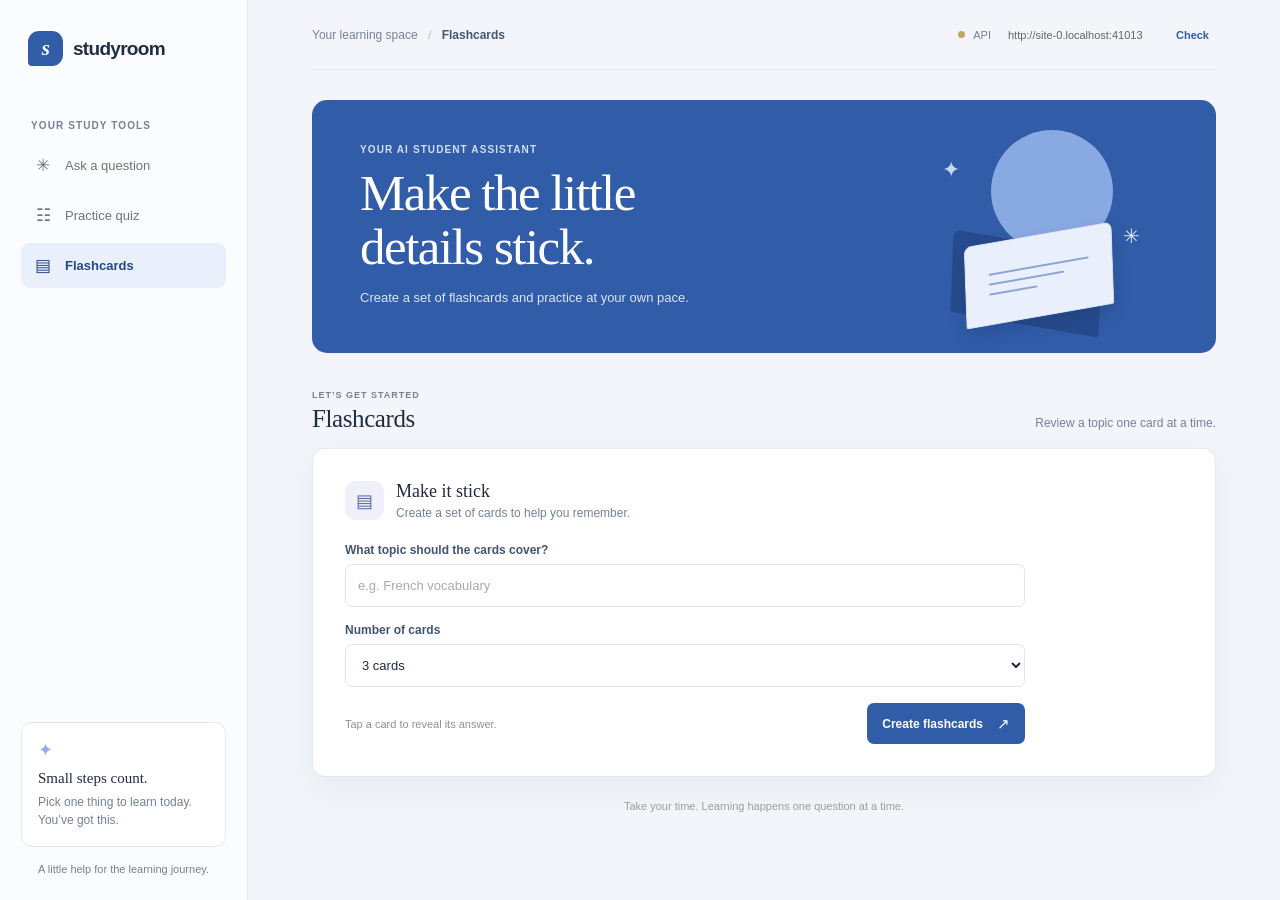
<file: frontend/flashcards.html>
<!doctype html>
<html lang="en">
<head>
  <meta charset="utf-8">
  <meta name="viewport" content="width=device-width, initial-scale=1">
  <meta name="theme-color" content="#f3f5fa">
  <title>Flashcards | Studyroom</title>
  <link rel="stylesheet" href="styles.css">
  <script src="app.js" defer></script>
</head>
<body>
  <div class="app-shell">
    <aside class="sidebar">
      <a class="brand" href="index.html" aria-label="Studyroom home">
        <span class="brand-icon" aria-hidden="true">s</span>
        <span>studyroom</span>
      </a>
      <p class="side-label">YOUR STUDY TOOLS</p>
      <nav class="tool-nav" aria-label="Study tools">
        <a class="nav-item" href="index.html">
          <span class="nav-icon" aria-hidden="true">✳</span><span>Ask a question</span>
        </a>
        <a class="nav-item" href="quiz.html">
          <span class="nav-icon" aria-hidden="true">☷</span><span>Practice quiz</span>
        </a>
        <a class="nav-item is-active" href="flashcards.html" aria-current="page">
          <span class="nav-icon" aria-hidden="true">▤</span><span>Flashcards</span>
        </a>
      </nav>
      <div class="sidebar-bottom">
        <div class="tip-card">
          <span class="tip-spark" aria-hidden="true">✦</span>
          <strong>Small steps count.</strong>
          <p>Pick one thing to learn today. You’ve got this.</p>
        </div>
        <p class="side-caption">A little help for the learning journey.</p>
      </div>
    </aside>

    <main class="main-content">
      <header class="topbar">
        <div class="breadcrumb">Your learning space <span>/</span> <strong>Flashcards</strong></div>
        <div class="connection">
          <span id="connection-indicator" class="connection-dot" aria-hidden="true"></span>
          <label for="api-url">API</label>
          <input id="api-url" type="url" aria-label="Backend API base URL" spellcheck="false">
          <button id="check-connection" class="text-button" type="button">Check</button>
        </div>
      </header>

      <section class="welcome">
        <div class="welcome-copy">
          <p class="eyebrow">YOUR AI STUDENT ASSISTANT</p>
          <h1>Make the little<br>details stick.</h1>
          <p>Create a set of flashcards and practice at your own pace.</p>
        </div>
        <div class="welcome-art" aria-hidden="true">
          <div class="sun"></div>
          <div class="book book-back"></div>
          <div class="book book-front"><span></span><span></span><span></span></div>
          <div class="spark spark-one">✦</div>
          <div class="spark spark-two">✳</div>
        </div>
      </section>

      <section class="tool-section" aria-labelledby="section-title">
        <div class="section-heading">
          <div>
            <p class="section-kicker">LET’S GET STARTED</p>
            <h2 id="section-title">Flashcards</h2>
          </div>
          <p class="section-description">Review a topic one card at a time.</p>
        </div>
        <div class="tool-card">
          <section aria-labelledby="flashcards-title">
            <div class="panel-heading">
              <span class="panel-icon cards-icon" aria-hidden="true">▤</span>
              <div><h3 id="flashcards-title">Make it stick</h3><p>Create a set of cards to help you remember.</p></div>
            </div>
            <form id="flashcards-form" class="tool-form">
              <div class="field">
                <label for="flashcards-topic">What topic should the cards cover?</label>
                <input id="flashcards-topic" name="topic" type="text" minlength="4" placeholder="e.g. French vocabulary" required>
              </div>
              <div class="field">
                <label for="flashcards-count">Number of cards</label>
                <select id="flashcards-count" name="number">
                  <option value="3" selected>3 cards</option>
                  <option value="5">5 cards</option>
                  <option value="8">8 cards</option>
                  <option value="10">10 cards</option>
                </select>
              </div>
              <div class="form-footer">
                <span class="helper-text">Tap a card to reveal its answer.</span>
                <button class="primary-button" type="submit"><span>Create flashcards</span><span aria-hidden="true">↗</span></button>
              </div>
            </form>
            <div id="flashcards-result" class="result-area" aria-live="polite" aria-atomic="true"></div>
          </section>
        </div>
      </section>
      <footer class="page-footer">Take your time. Learning happens one question at a time.</footer>
    </main>
  </div>
</body>
</html>
</file>
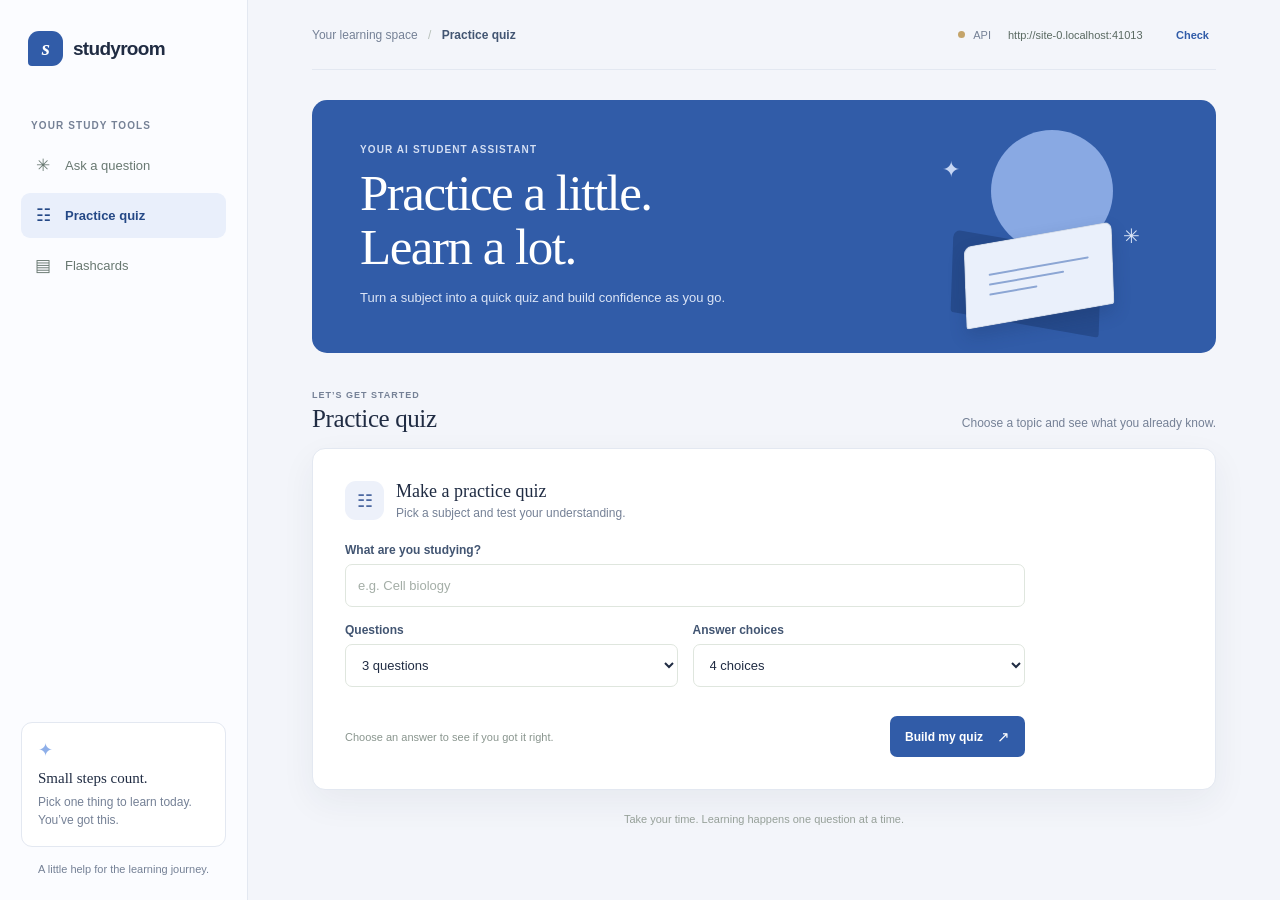
<file: frontend/quiz.html>
<!doctype html>
<html lang="en">
<head>
  <meta charset="utf-8">
  <meta name="viewport" content="width=device-width, initial-scale=1">
  <meta name="theme-color" content="#f3f5fa">
  <title>Practice quiz | Studyroom</title>
  <link rel="stylesheet" href="styles.css">
  <script src="app.js" defer></script>
</head>
<body>
  <div class="app-shell">
    <aside class="sidebar">
      <a class="brand" href="index.html" aria-label="Studyroom home">
        <span class="brand-icon" aria-hidden="true">s</span>
        <span>studyroom</span>
      </a>
      <p class="side-label">YOUR STUDY TOOLS</p>
      <nav class="tool-nav" aria-label="Study tools">
        <a class="nav-item" href="index.html">
          <span class="nav-icon" aria-hidden="true">✳</span><span>Ask a question</span>
        </a>
        <a class="nav-item is-active" href="quiz.html" aria-current="page">
          <span class="nav-icon" aria-hidden="true">☷</span><span>Practice quiz</span>
        </a>
        <a class="nav-item" href="flashcards.html">
          <span class="nav-icon" aria-hidden="true">▤</span><span>Flashcards</span>
        </a>
      </nav>
      <div class="sidebar-bottom">
        <div class="tip-card">
          <span class="tip-spark" aria-hidden="true">✦</span>
          <strong>Small steps count.</strong>
          <p>Pick one thing to learn today. You’ve got this.</p>
        </div>
        <p class="side-caption">A little help for the learning journey.</p>
      </div>
    </aside>

    <main class="main-content">
      <header class="topbar">
        <div class="breadcrumb">Your learning space <span>/</span> <strong>Practice quiz</strong></div>
        <div class="connection">
          <span id="connection-indicator" class="connection-dot" aria-hidden="true"></span>
          <label for="api-url">API</label>
          <input id="api-url" type="url" aria-label="Backend API base URL" spellcheck="false">
          <button id="check-connection" class="text-button" type="button">Check</button>
        </div>
      </header>

      <section class="welcome">
        <div class="welcome-copy">
          <p class="eyebrow">YOUR AI STUDENT ASSISTANT</p>
          <h1>Practice a little.<br>Learn a lot.</h1>
          <p>Turn a subject into a quick quiz and build confidence as you go.</p>
        </div>
        <div class="welcome-art" aria-hidden="true">
          <div class="sun"></div>
          <div class="book book-back"></div>
          <div class="book book-front"><span></span><span></span><span></span></div>
          <div class="spark spark-one">✦</div>
          <div class="spark spark-two">✳</div>
        </div>
      </section>

      <section class="tool-section" aria-labelledby="section-title">
        <div class="section-heading">
          <div>
            <p class="section-kicker">LET’S GET STARTED</p>
            <h2 id="section-title">Practice quiz</h2>
          </div>
          <p class="section-description">Choose a topic and see what you already know.</p>
        </div>
        <div class="tool-card">
          <section aria-labelledby="quiz-title">
            <div class="panel-heading">
              <span class="panel-icon quiz-icon" aria-hidden="true">☷</span>
              <div><h3 id="quiz-title">Make a practice quiz</h3><p>Pick a subject and test your understanding.</p></div>
            </div>
            <form id="quiz-form" class="tool-form">
              <div class="field">
                <label for="quiz-topic">What are you studying?</label>
                <input id="quiz-topic" name="topic" type="text" minlength="3" placeholder="e.g. Cell biology" required>
              </div>
              <div class="field-grid">
                <div class="field">
                  <label for="quiz-count">Questions</label>
                  <select id="quiz-count" name="number_questions">
                    <option value="3" selected>3 questions</option>
                    <option value="5">5 questions</option>
                    <option value="8">8 questions</option>
                    <option value="10">10 questions</option>
                  </select>
                </div>
                <div class="field">
                  <label for="quiz-options">Answer choices</label>
                  <select id="quiz-options" name="number_options">
                    <option value="4" selected>4 choices</option>
                    <option value="5">5 choices</option>
                    <option value="6">6 choices</option>
                  </select>
                </div>
              </div>
              <div class="form-footer">
                <span class="helper-text">Choose an answer to see if you got it right.</span>
                <button class="primary-button" type="submit"><span>Build my quiz</span><span aria-hidden="true">↗</span></button>
              </div>
            </form>
            <div id="quiz-result" class="result-area" aria-live="polite" aria-atomic="true"></div>
          </section>
        </div>
      </section>
      <footer class="page-footer">Take your time. Learning happens one question at a time.</footer>
    </main>
  </div>
</body>
</html>
</file>
<file: frontend/styles.css>
:root {
  color-scheme: light;
  --ink: #202c43;
  --muted: #758196;
  --paper: #f3f5fa;
  --surface: #fff;
  --line: #e3e8f1;
  --blue: #315ca8;
  --blue-dark: #244886;
  --pale-blue: #e9effb;
  --accent-blue: #8eafe9;
  --shadow: 0 12px 35px rgb(32 44 67 / 6%);
  font-family: "Segoe UI", "Aptos", sans-serif;
  font-synthesis: none;
  text-rendering: optimizeLegibility;
}

* { box-sizing: border-box; }

body {
  min-width: 320px;
  min-height: 100vh;
  margin: 0;
  color: var(--ink);
  background: var(--paper);
}

button, input, textarea, select { font: inherit; }
button { cursor: pointer; }
button:focus-visible, a:focus-visible, input:focus-visible, textarea:focus-visible, select:focus-visible {
  outline: 3px solid rgb(49 92 168 / 28%);
  outline-offset: 2px;
}

.app-shell {
  display: grid;
  grid-template-columns: 248px minmax(0, 1fr);
  min-height: 100vh;
  max-width: 1600px;
  margin: 0 auto;
}

.sidebar {
  display: flex;
  flex-direction: column;
  padding: 31px 21px 22px;
  border-right: 1px solid var(--line);
  background: #fbfcff;
}

.brand {
  display: inline-flex;
  align-items: center;
  gap: 10px;
  width: fit-content;
  margin: 0 0 54px 7px;
  color: var(--ink);
  font-size: 19px;
  font-weight: 720;
  letter-spacing: -.7px;
  text-decoration: none;
}

.brand-icon {
  display: grid;
  width: 35px;
  height: 35px;
  place-items: center;
  border-radius: 11px 11px 11px 4px;
  color: #fff;
  background: var(--blue);
  font-family: Georgia, serif;
  font-size: 21px;
  font-style: italic;
}

.side-label, .eyebrow, .section-kicker {
  color: var(--muted);
  font-size: 10px;
  font-weight: 750;
  letter-spacing: .11em;
}

.side-label { margin: 0 0 12px 10px; }
.tool-nav { display: grid; gap: 5px; }

.nav-item {
  display: flex;
  align-items: center;
  gap: 11px;
  width: 100%;
  padding: 12px 11px;
  border: 0;
  border-radius: 9px;
  color: #687871;
  background: transparent;
  text-align: left;
  font-size: 13px;
  text-decoration: none;
  transition: background .15s, color .15s;
}

.nav-item:hover { background: #f0f3f9; }
.nav-item.is-active { color: var(--blue-dark); background: var(--pale-blue); font-weight: 650; }
.nav-icon { display: grid; width: 22px; place-items: center; font-size: 17px; }

.sidebar-bottom { margin-top: auto; }
.tip-card {
  padding: 16px;
  border: 1px solid var(--line);
  border-radius: 11px;
  background: white;
}

.tip-spark { display: block; margin-bottom: 8px; color: var(--accent-blue); font-size: 18px; }
.tip-card strong { font-family: Georgia, serif; font-size: 15px; font-weight: 500; }
.tip-card p, .side-caption { color: var(--muted); font-size: 12px; line-height: 1.55; }
.tip-card p { margin: 6px 0 0; }
.side-caption { margin: 14px 5px 0; text-align: center; font-size: 11px; }

.main-content { min-width: 0; padding: 0 clamp(22px, 5vw, 76px) 25px; }
.topbar {
  display: flex;
  align-items: center;
  justify-content: space-between;
  gap: 18px;
  min-height: 70px;
  border-bottom: 1px solid var(--line);
}

.breadcrumb { color: var(--muted); font-size: 12px; }
.breadcrumb span { margin: 0 7px; color: #b7c0b9; }
.breadcrumb strong { color: #425572; font-weight: 600; }

.connection { display: flex; align-items: center; gap: 8px; color: var(--muted); font-size: 11px; }
.connection-dot { width: 7px; height: 7px; border-radius: 50%; background: #c4a46a; }
.connection-dot.is-online { background: #5686d5; box-shadow: 0 0 0 3px #e4ecfb; }
.connection-dot.is-offline { background: #c77266; box-shadow: 0 0 0 3px #f7eae7; }
.connection input {
  width: 162px;
  padding: 6px 8px;
  border: 1px solid transparent;
  border-radius: 6px;
  color: #596961;
  background: transparent;
  font-size: 11px;
}
.connection input:hover, .connection input:focus { border-color: var(--line); background: white; }
.text-button { padding: 5px 7px; border: 0; color: var(--blue); background: transparent; font-size: 11px; font-weight: 650; }
.text-button:hover { color: var(--blue-dark); text-decoration: underline; }

.welcome {
  position: relative;
  display: flex;
  align-items: center;
  justify-content: space-between;
  overflow: hidden;
  min-height: 253px;
  margin: 30px 0 37px;
  padding: 35px clamp(25px, 4vw, 48px);
  border-radius: 15px;
  color: white;
  background: var(--blue);
}

.welcome-copy { position: relative; z-index: 1; }
.eyebrow { margin: 0 0 12px; color: #d3def3; }
h1 {
  margin: 0;
  font-family: Georgia, "Times New Roman", serif;
  font-size: clamp(35px, 4.5vw, 51px);
  font-weight: 400;
  letter-spacing: -1.5px;
  line-height: 1.05;
}
.welcome-copy > p:last-child { max-width: 440px; margin: 14px 0 0; color: #dce5f6; font-size: 13px; line-height: 1.6; }

.welcome-art { position: absolute; top: 0; right: 7%; width: 240px; height: 100%; }
.sun { position: absolute; top: 30px; right: 40px; width: 122px; height: 122px; border-radius: 50%; background: #89a9e3; }
.book { position: absolute; right: 40px; bottom: 36px; width: 148px; height: 83px; border-radius: 8px 8px 3px 3px; transform: skewY(-8deg) rotate(-2deg); }
.book-back { right: 53px; bottom: 28px; background: #264b8d; transform: skewY(8deg) rotate(2deg); }
.book-front { display: flex; flex-direction: column; justify-content: center; gap: 8px; padding: 19px 23px; border: 1px solid rgb(31 57 103 / 14%); background: #eaf0fb; box-shadow: 0 8px 17px rgb(19 41 82 / 20%); }
.book-front span { height: 2px; border-radius: 2px; background: #8ca6d4; }
.book-front span:nth-child(2) { width: 75%; }
.book-front span:nth-child(3) { width: 48%; }
.spark { position: absolute; color: #c6d6f4; }
.spark-one { top: 57px; right: 193px; font-size: 22px; }
.spark-two { top: 124px; right: 13px; color: #dce6f7; font-size: 20px; }

.tool-section { max-width: 1000px; margin: 0 auto; }
.section-heading { display: flex; align-items: end; justify-content: space-between; gap: 16px; margin-bottom: 15px; }
.section-kicker { margin: 0 0 5px; font-size: 9px; }
h2 { margin: 0; font-family: Georgia, "Times New Roman", serif; font-size: 25px; font-weight: 400; letter-spacing: -.4px; }
.section-description { margin: 0 0 3px; color: var(--muted); font-size: 12px; }

.tool-card {
  min-height: 305px;
  padding: clamp(21px, 3vw, 32px);
  border: 1px solid var(--line);
  border-radius: 13px;
  background: var(--surface);
  box-shadow: var(--shadow);
}
.visually-hidden {
  position: absolute;
  overflow: hidden;
  width: 1px;
  height: 1px;
  padding: 0;
  clip: rect(0, 0, 0, 0);
  white-space: nowrap;
  clip-path: inset(50%);
}

.tool-card.chat-workspace {
  display: flex;
  min-height: min(660px, calc(100vh - 180px));
  padding: 0;
  overflow: hidden;
}

.chat-panel { display: flex; flex: 1; flex-direction: column; min-width: 0; }
.chat-header { display: flex; align-items: center; gap: 12px; padding: 17px 23px; border-bottom: 1px solid var(--line); }
.chat-assistant-avatar {
  display: grid;
  width: 38px;
  height: 38px;
  flex: 0 0 38px;
  place-items: center;
  border-radius: 12px 12px 12px 4px;
  color: white;
  background: var(--blue);
  font-family: Georgia, serif;
  font-size: 21px;
  font-style: italic;
}

.chat-header h3 { margin: 0; font-family: Georgia, serif; font-size: 16px; font-weight: 500; }
.chat-header p { margin: 4px 0 0; color: var(--muted); font-size: 11px; }
.chat-thread {
  display: flex;
  flex: 1;
  flex-direction: column;
  gap: 19px;
  min-height: 360px;
  max-height: min(52vh, 500px);
  overflow-y: auto;
  padding: 28px clamp(18px, 4vw, 42px);
  overscroll-behavior: contain;
}

.chat-empty { max-width: 430px; margin: auto; padding: 20px 10px; text-align: center; }
.chat-empty-icon {
  display: grid;
  width: 46px;
  height: 46px;
  margin: 0 auto 15px;
  place-items: center;
  border-radius: 15px;
  color: var(--blue);
  background: var(--pale-blue);
  font-size: 21px;
}

.chat-empty h4 { margin: 0; font-family: Georgia, serif; font-size: 21px; font-weight: 500; }
.chat-empty > p { margin: 8px 0 17px; color: var(--muted); font-size: 12px; line-height: 1.6; }
.chat-suggestions { display: flex; flex-wrap: wrap; justify-content: center; gap: 8px; }
.chat-suggestion {
  min-height: 34px;
  padding: 0 12px;
  border: 1px solid #dfe6f3;
  border-radius: 18px;
  color: #3e5e9a;
  background: white;
  font-size: 11px;
}
.chat-suggestion:hover { border-color: #9eb4dc; background: #f5f8fd; }

.chat-message { display: flex; align-items: flex-start; gap: 9px; max-width: min(84%, 720px); }
.chat-message.assistant { align-self: flex-start; }
.chat-message.user { align-self: flex-end; flex-direction: row-reverse; }
.chat-message-avatar {
  display: grid;
  width: 29px;
  height: 29px;
  flex: 0 0 29px;
  place-items: center;
  border-radius: 9px 9px 9px 3px;
  color: var(--blue);
  background: var(--pale-blue);
  font-family: Georgia, serif;
  font-size: 16px;
  font-style: italic;
}
.chat-message.user .chat-message-avatar { border-radius: 50%; color: #fff; background: #8ca9df; font-family: inherit; font-size: 11px; font-style: normal; font-weight: 700; }
.chat-message-content { min-width: 0; }
.chat-message-label { margin: 0 0 5px 2px; color: var(--muted); font-size: 10px; }
.chat-message.user .chat-message-label { text-align: right; }
.chat-bubble { padding: 12px 15px; border: 1px solid #e4e9f2; border-radius: 4px 13px 13px; color: #31415d; background: #f5f7fb; }
.chat-message.user .chat-bubble { border-color: var(--blue); border-radius: 13px 4px 13px 13px; color: white; background: var(--blue); }
.chat-message-text { margin: 0; font-size: 13px; line-height: 1.65; overflow-wrap: anywhere; white-space: pre-wrap; }
.chat-message-meta { margin: 8px 2px 0; color: #8995a8; font-size: 10px; }
.chat-markdown { color: inherit; font-size: 13px; line-height: 1.7; overflow-wrap: anywhere; }
.chat-markdown > :first-child { margin-top: 0; }
.chat-markdown > :last-child { margin-bottom: 0; }
.chat-markdown h1, .chat-markdown h2, .chat-markdown h3, .chat-markdown h4, .chat-markdown h5, .chat-markdown h6 {
  margin: 1.1em 0 .45em;
  color: #273a5c;
  font-family: Georgia, serif;
  font-weight: 600;
  line-height: 1.35;
}
.chat-markdown h1 { font-size: 1.45em; }
.chat-markdown h2 { font-size: 1.3em; }
.chat-markdown h3, .chat-markdown h4 { font-size: 1.12em; }
.chat-markdown p { margin: .55em 0; }
.chat-markdown ul, .chat-markdown ol { margin: .5em 0; padding-left: 1.6em; }
.chat-markdown li { margin: .25em 0; padding-left: .15em; }
.chat-markdown blockquote { margin: .75em 0; padding: 2px 0 2px 12px; border-left: 3px solid #9db4df; color: #596a86; }
.chat-markdown hr { height: 1px; margin: 1em 0; border: 0; background: #dce4f2; }
.chat-markdown code { padding: .12em .35em; border: 1px solid #e0e6f0; border-radius: 4px; background: #edf1f8; font-family: Consolas, "Courier New", monospace; font-size: .9em; }
.chat-markdown pre { overflow-x: auto; margin: .75em 0; padding: 12px 14px; border: 1px solid #e0e6f0; border-radius: 7px; background: #edf1f8; }
.chat-markdown pre code { padding: 0; border: 0; background: transparent; font-size: 12px; line-height: 1.6; }
.chat-markdown a { color: #315ca8; text-decoration: underline; text-underline-offset: 2px; }
.chat-markdown a:hover { color: #244886; }
.markdown-table-wrap { max-width: 100%; margin: .8em 0; overflow-x: auto; border: 1px solid #dfe6f1; border-radius: 7px; }
.chat-markdown table { width: 100%; border-collapse: collapse; font-size: 12px; }
.chat-markdown th, .chat-markdown td { min-width: 100px; padding: 8px 11px; border-right: 1px solid #e3e9f2; border-bottom: 1px solid #e3e9f2; vertical-align: top; }
.chat-markdown th { color: #30466d; background: #edf2fb; font-weight: 650; }
.chat-markdown tr:last-child td { border-bottom: 0; }
.chat-markdown th:last-child, .chat-markdown td:last-child { border-right: 0; }
.chat-markdown mjx-container[jax="CHTML"][display="true"] { display: block; max-width: 100%; margin: .8em 0; overflow-x: auto; overflow-y: hidden; padding: 2px 0 6px; }
.math-render-warning { margin: 7px 2px 0; color: #85642b; font-size: 10px; }
.chat-message.is-error .chat-bubble { border-color: #efd7d4; color: #8e4b46; background: #fff8f7; }
.chat-message.is-loading .chat-bubble { color: #64738a; }
.chat-composer { padding: 14px clamp(17px, 4vw, 38px) 11px; border-top: 1px solid var(--line); background: #fff; }
.chat-input-shell { display: flex; align-items: flex-end; gap: 10px; padding: 7px; border: 1px solid #dfe5ef; border-radius: 11px; background: #fff; transition: border-color .15s, box-shadow .15s; }
.chat-input-shell:focus-within { border-color: #7695ce; box-shadow: 0 0 0 3px rgb(49 92 168 / 9%); }
.chat-input-shell textarea { flex: 1; min-width: 0; min-height: 40px; max-height: 140px; padding: 10px 9px; resize: vertical; border: 0; outline: 0; color: var(--ink); background: transparent; font: inherit; font-size: 13px; line-height: 1.5; }
.chat-input-shell textarea::placeholder { color: #9aa5b7; }
.chat-input-shell textarea:focus-visible { outline: 0; }
.chat-send { min-height: 38px; flex: 0 0 auto; padding: 0 13px; }
.chat-composer-hint { margin: 8px 2px 0; color: #929cad; font-size: 10px; line-height: 1.45; }
.chat-feedback { padding: 0 22px 10px; }

.panel-heading { display: flex; align-items: center; gap: 12px; margin-bottom: 23px; }
.panel-icon { display: grid; width: 39px; height: 39px; flex: 0 0 39px; place-items: center; border-radius: 11px; font-size: 18px; }
.chat-icon { color: #315ca8; background: #e9effb; }
.quiz-icon { color: #4c68a1; background: #edf1fa; }
.cards-icon { color: #5a65a0; background: #eff0fa; }
.panel-heading h3 { margin: 0; font-family: Georgia, serif; font-size: 18px; font-weight: 500; }
.panel-heading p { margin: 4px 0 0; color: var(--muted); font-size: 12px; }
.tool-form { max-width: 680px; }
.tool-form label { display: block; margin: 0 0 7px; color: #425572; font-size: 12px; font-weight: 650; }
.tool-form input, .tool-form textarea, .tool-form select {
  width: 100%;
  min-height: 43px;
  padding: 10px 12px;
  border: 1px solid #dfe6de;
  border-radius: 7px;
  outline: none;
  color: var(--ink);
  background: #fff;
  font-size: 13px;
}
.tool-form textarea { min-height: 88px; resize: vertical; line-height: 1.5; }
.tool-form input:focus, .tool-form textarea:focus, .tool-form select:focus { border-color: #7695ce; box-shadow: 0 0 0 3px rgb(49 92 168 / 10%); }
.tool-form input::placeholder, .tool-form textarea::placeholder { color: #a4aea7; }
.field { margin-bottom: 16px; }
.field-grid { display: grid; grid-template-columns: repeat(2, minmax(0, 1fr)); gap: 15px; }
.form-footer { display: flex; align-items: center; justify-content: space-between; gap: 14px; margin-top: 13px; }
.helper-text { color: #89958e; font-size: 11px; }
.primary-button {
  display: inline-flex;
  align-items: center;
  justify-content: center;
  gap: 14px;
  min-height: 41px;
  padding: 0 15px;
  border: 0;
  border-radius: 7px;
  color: white;
  background: var(--blue);
  font-size: 12px;
  font-weight: 650;
  transition: background .15s, transform .15s;
}
.primary-button:hover { background: var(--blue-dark); transform: translateY(-1px); }
.primary-button:disabled { cursor: wait; opacity: .7; transform: none; }
.primary-button span:last-child { font-size: 15px; }

.result-area { margin-top: 22px; }
.result-area:empty { display: none; }
.response-card { padding: 16px; border: 1px solid #e6ebe5; border-radius: 9px; background: #f8faf7; }
.response-label { margin: 0 0 7px; color: #77847c; font-size: 10px; font-weight: 700; letter-spacing: .07em; text-transform: uppercase; }
.response-text { margin: 0; color: #354940; font-size: 13px; line-height: 1.7; white-space: pre-wrap; }
.response-meta { margin: 10px 0 0; color: #929d96; font-size: 10px; }
.error-message { padding: 12px 14px; border: 1px solid #f0d7d1; border-radius: 8px; color: #984b3e; background: #fff8f6; font-size: 12px; line-height: 1.5; }
.loading-message { color: var(--muted); font-size: 12px; }

.quiz-list { display: grid; gap: 15px; margin-top: 12px; }
.quiz-question { padding: 16px; border: 1px solid #e7ebe5; border-radius: 9px; background: #fff; }
.quiz-question h4 { margin: 0 0 12px; font-size: 13px; font-weight: 650; line-height: 1.5; }
.quiz-options { display: grid; gap: 7px; }
.quiz-option {
  display: flex;
  align-items: flex-start;
  gap: 9px;
  padding: 9px 10px;
  border: 1px solid #e7ebe5;
  border-radius: 7px;
  color: #56665e;
  background: #fff;
  text-align: left;
  font-size: 12px;
  line-height: 1.45;
}
.quiz-option:hover:not(:disabled) { border-color: #9bb6a3; background: #f8faf7; }
.quiz-option:disabled { cursor: default; }
.quiz-option.is-correct { border-color: #8ca9df; color: #284c8d; background: #edf2fb; }
.quiz-option.is-incorrect { border-color: #dfa69a; color: #925247; background: #fff3f0; }
.option-letter { display: grid; width: 20px; height: 20px; flex: 0 0 20px; place-items: center; border-radius: 50%; color: #68776e; background: #eff2ee; font-size: 10px; font-weight: 650; }
.quiz-feedback { min-height: 16px; margin: 8px 0 0; color: #718078; font-size: 11px; }
.quiz-feedback.is-correct { color: #315ca8; }
.quiz-feedback.is-incorrect { color: #a15346; }

.flashcard-stage { perspective: 1000px; }
.flashcard {
  display: grid;
  width: 100%;
  min-height: 190px;
  place-items: center;
  padding: 25px;
  border: 1px solid #dce4f2;
  border-radius: 11px;
  color: var(--ink);
  background: #f2f6fd;
  text-align: center;
  transition: transform .2s, background .2s;
}
.flashcard:hover { background: #eaf0fb; }
.flashcard.is-flipped { background: #edf2fb; }
.flashcard-content { max-width: 560px; }
.flashcard-label { display: block; margin-bottom: 12px; color: #7d8a81; font-size: 10px; font-weight: 700; letter-spacing: .08em; text-transform: uppercase; }
.flashcard-text { font-family: Georgia, serif; font-size: clamp(19px, 3vw, 25px); line-height: 1.45; }
.flashcard-controls { display: flex; align-items: center; justify-content: center; gap: 15px; margin-top: 13px; }
.flashcard-controls button { min-height: 34px; padding: 0 11px; border: 1px solid var(--line); border-radius: 6px; color: var(--blue); background: #fff; font-size: 11px; }
.flashcard-controls button:disabled { cursor: default; opacity: .45; }
.flashcard-count { min-width: 80px; color: var(--muted); text-align: center; font-size: 11px; }

.page-footer { max-width: 1000px; margin: 23px auto 0; color: #96a099; text-align: center; font-size: 11px; }

@media (min-width: 1440px) {
  .main-content { padding-right: 85px; padding-left: 85px; }
  .welcome { min-height: 275px; }
}

@media (max-width: 1024px) {
  .app-shell { grid-template-columns: 215px minmax(0, 1fr); }
  .sidebar { padding-right: 16px; padding-left: 16px; }
  .main-content { padding-right: 30px; padding-left: 30px; }
  .welcome-art { right: 3%; transform: scale(.88); transform-origin: center right; }
}

@media (max-width: 767px) {
  .app-shell { display: block; }
  .sidebar { display: block; padding: 12px 17px 9px; border-right: 0; border-bottom: 1px solid var(--line); }
  .brand { margin: 0 0 11px 2px; font-size: 17px; }
  .brand-icon { width: 30px; height: 30px; font-size: 19px; }
  .side-label, .sidebar-bottom { display: none; }
  .tool-nav { display: flex; gap: 4px; overflow-x: auto; scrollbar-width: none; }
  .tool-nav::-webkit-scrollbar { display: none; }
  .nav-item { width: auto; min-width: max-content; justify-content: center; gap: 7px; padding: 9px 11px; font-size: 12px; }
  .nav-icon { width: auto; }
  .main-content { padding: 0 18px 22px; }
  .topbar { min-height: 58px; }
  .connection { gap: 5px; }
  .connection input { width: 124px; }
  .welcome { min-height: 220px; margin: 20px 0 28px; padding: 27px 23px; }
  .welcome-art { right: -49px; opacity: .65; transform: scale(.74); }
  .welcome-copy { max-width: 78%; }
  h1 { font-size: clamp(32px, 7vw, 43px); }
  .section-heading { align-items: flex-start; flex-direction: column; gap: 5px; margin-bottom: 12px; }
  h2 { font-size: 23px; }
  .tool-card { min-height: 0; padding: 21px 17px; }
  .tool-card.chat-workspace { min-height: calc(100dvh - 185px); padding: 0; }
  .chat-header { padding: 13px 16px; }
  .chat-thread { min-height: 300px; max-height: none; padding: 20px 15px; }
  .chat-message { max-width: 94%; }
  .chat-composer { padding: 11px 12px 9px; }
  .chat-feedback { padding: 0 12px 9px; }
}

@media (max-width: 480px) {
  .breadcrumb { max-width: 42%; overflow: hidden; text-overflow: ellipsis; white-space: nowrap; font-size: 10px; }
  .breadcrumb span { margin: 0 4px; }
  .connection { gap: 4px; }
  .connection label { display: none; }
  .connection input { width: 112px; padding: 5px; font-size: 10px; }
  .text-button { padding-right: 2px; padding-left: 4px; }
  .welcome { min-height: 208px; }
  .welcome-copy { max-width: 92%; }
  .welcome-art { right: -92px; opacity: .38; }
  .field-grid { grid-template-columns: 1fr; gap: 0; }
  .form-footer { align-items: flex-start; flex-direction: column; }
  .primary-button { align-self: flex-end; }
  .helper-text { line-height: 1.5; }
  .panel-heading p { max-width: 240px; line-height: 1.45; }
  .chat-empty h4 { font-size: 19px; }
  .chat-suggestions { gap: 6px; }
  .chat-suggestion { min-height: 32px; padding: 0 9px; font-size: 10px; }
  .chat-send { min-height: 36px; gap: 7px; padding: 0 10px; }
  .chat-composer-hint { font-size: 9px; }
}

@media (prefers-reduced-motion: reduce) {
  *, *::before, *::after { scroll-behavior: auto !important; transition-duration: .01ms !important; }
}
</file>
